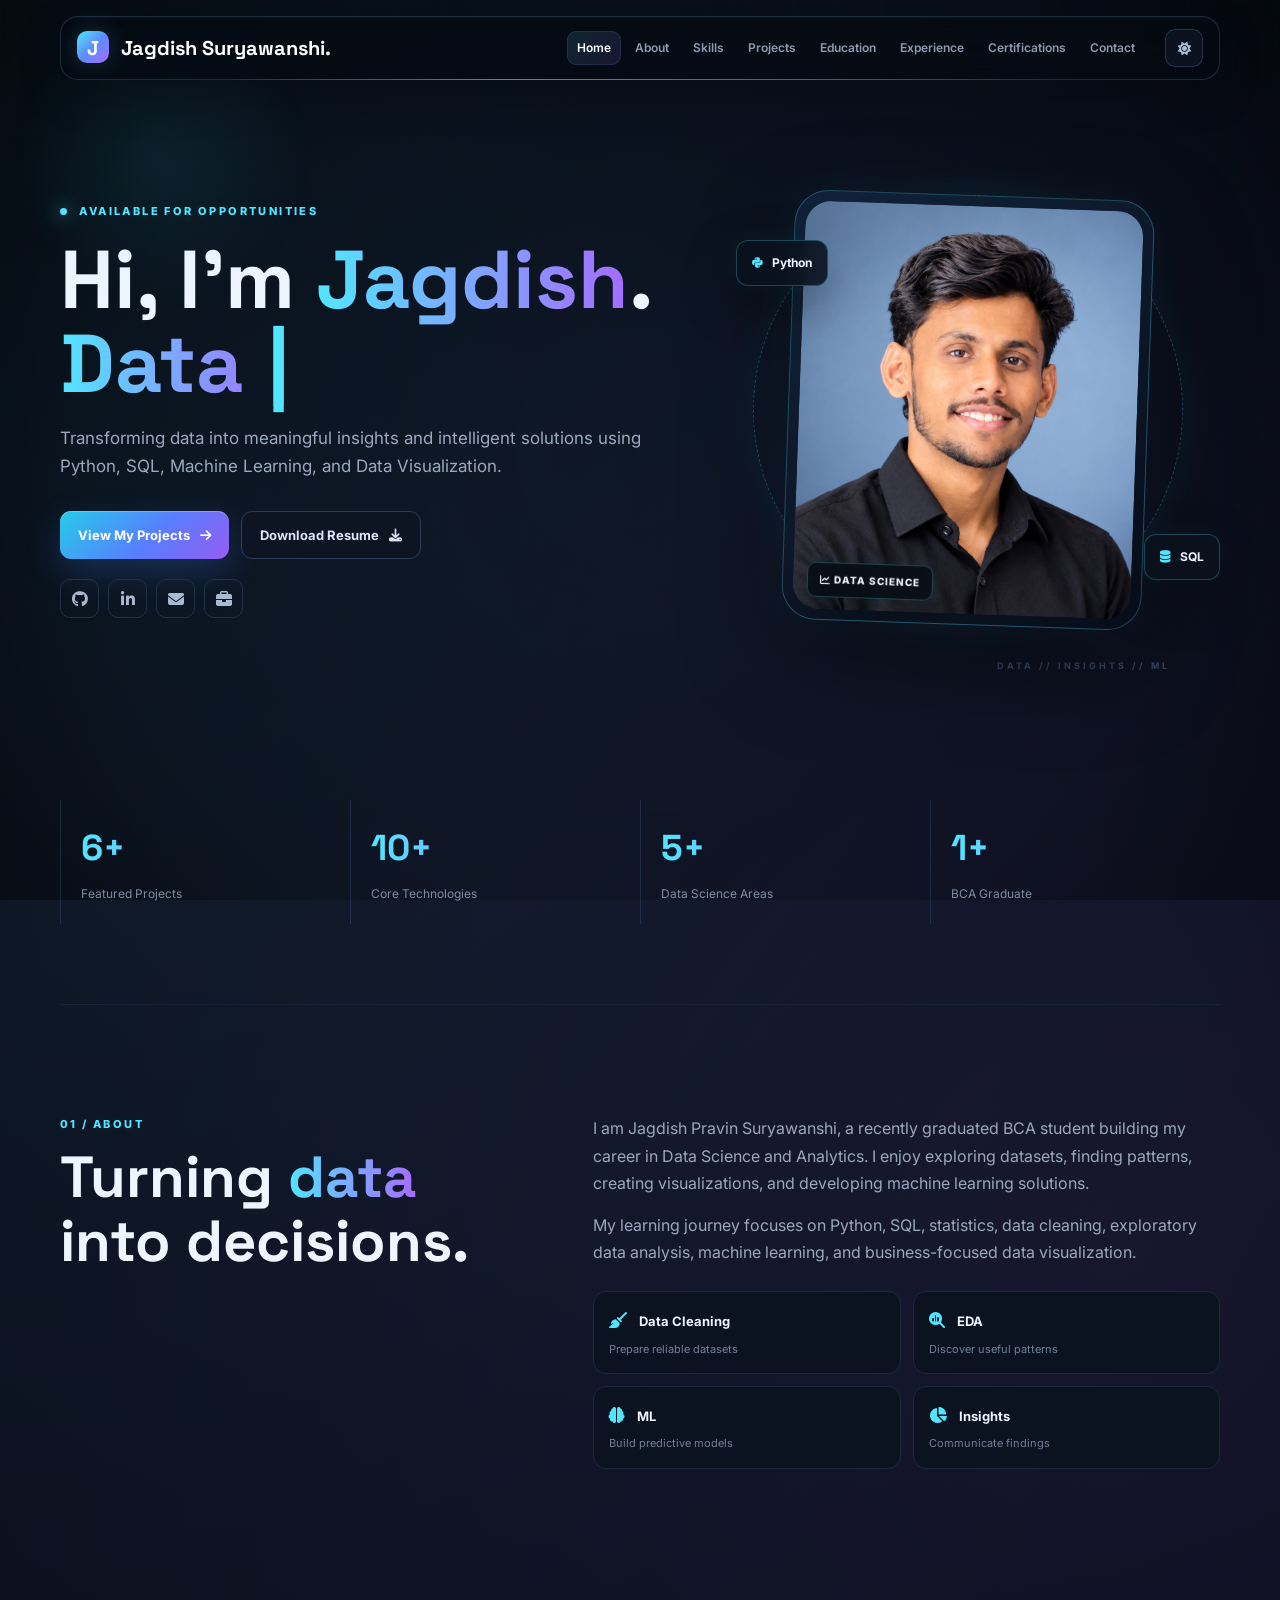
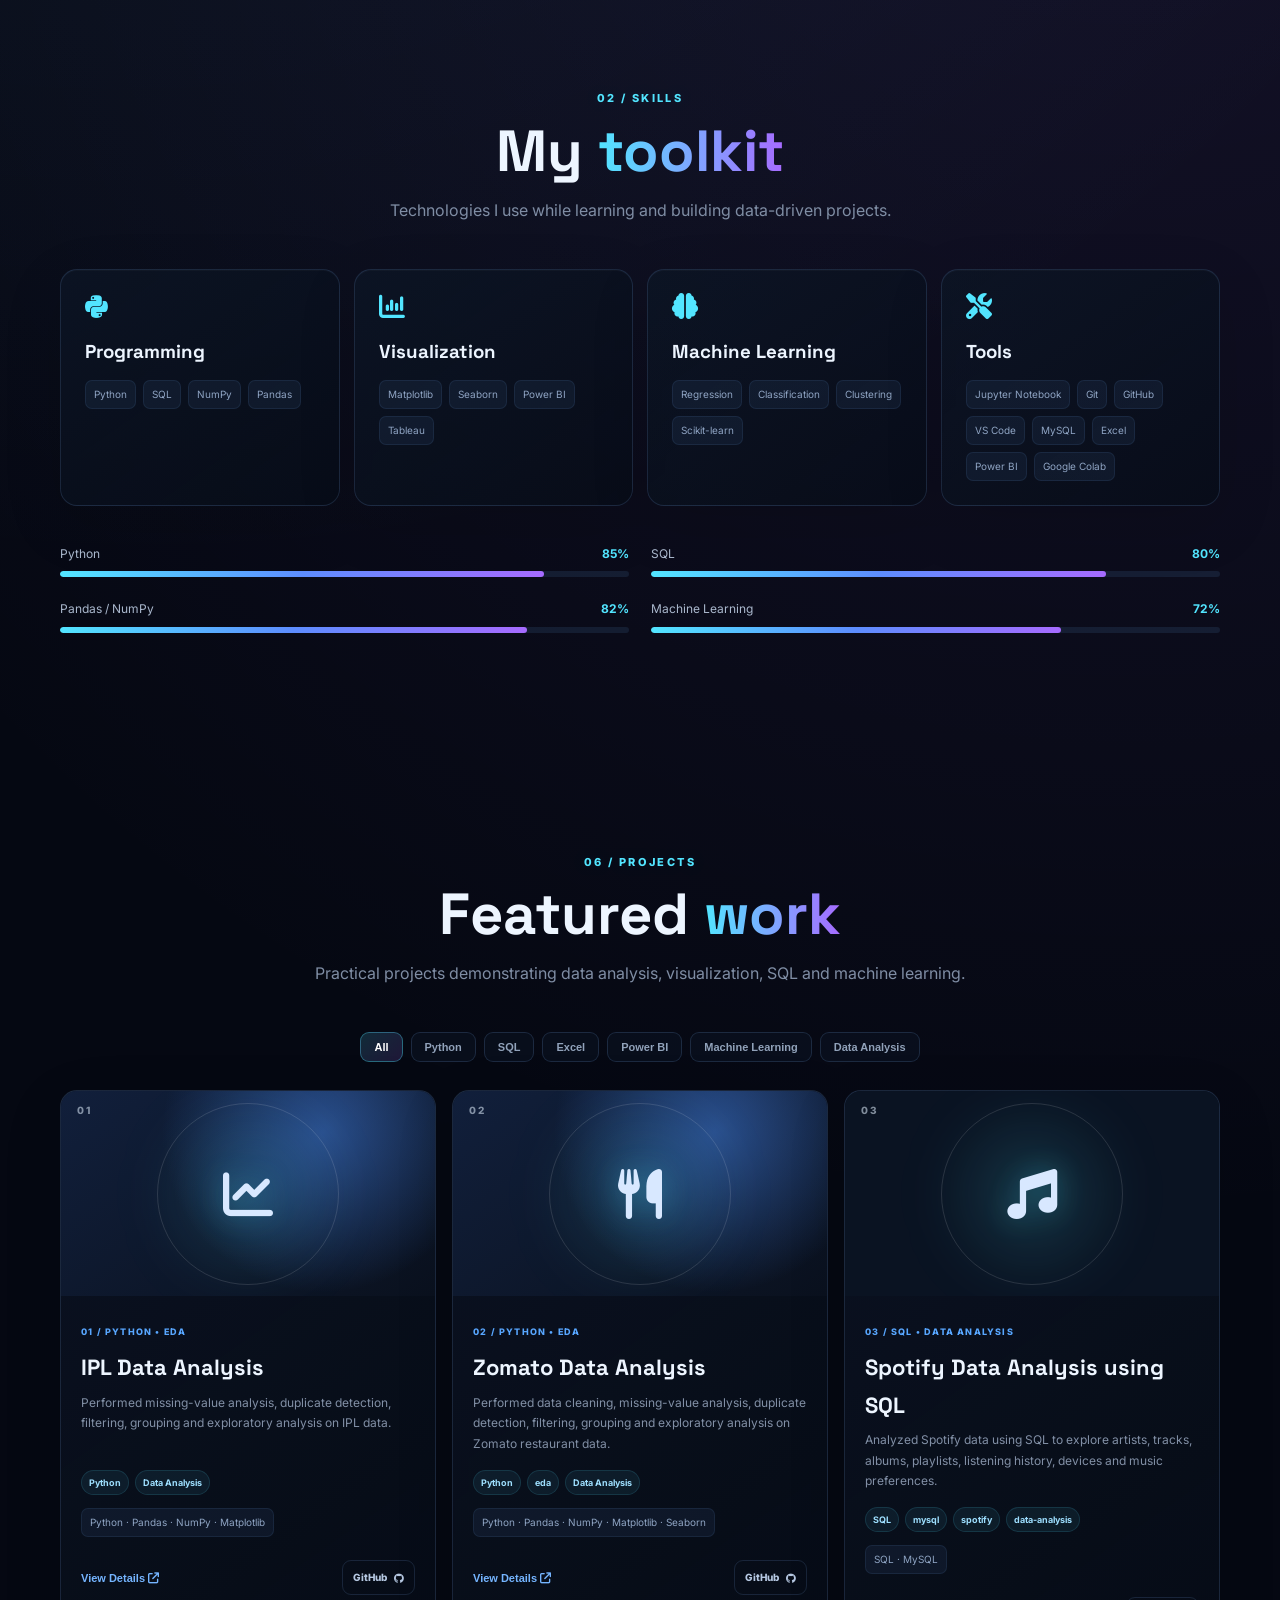
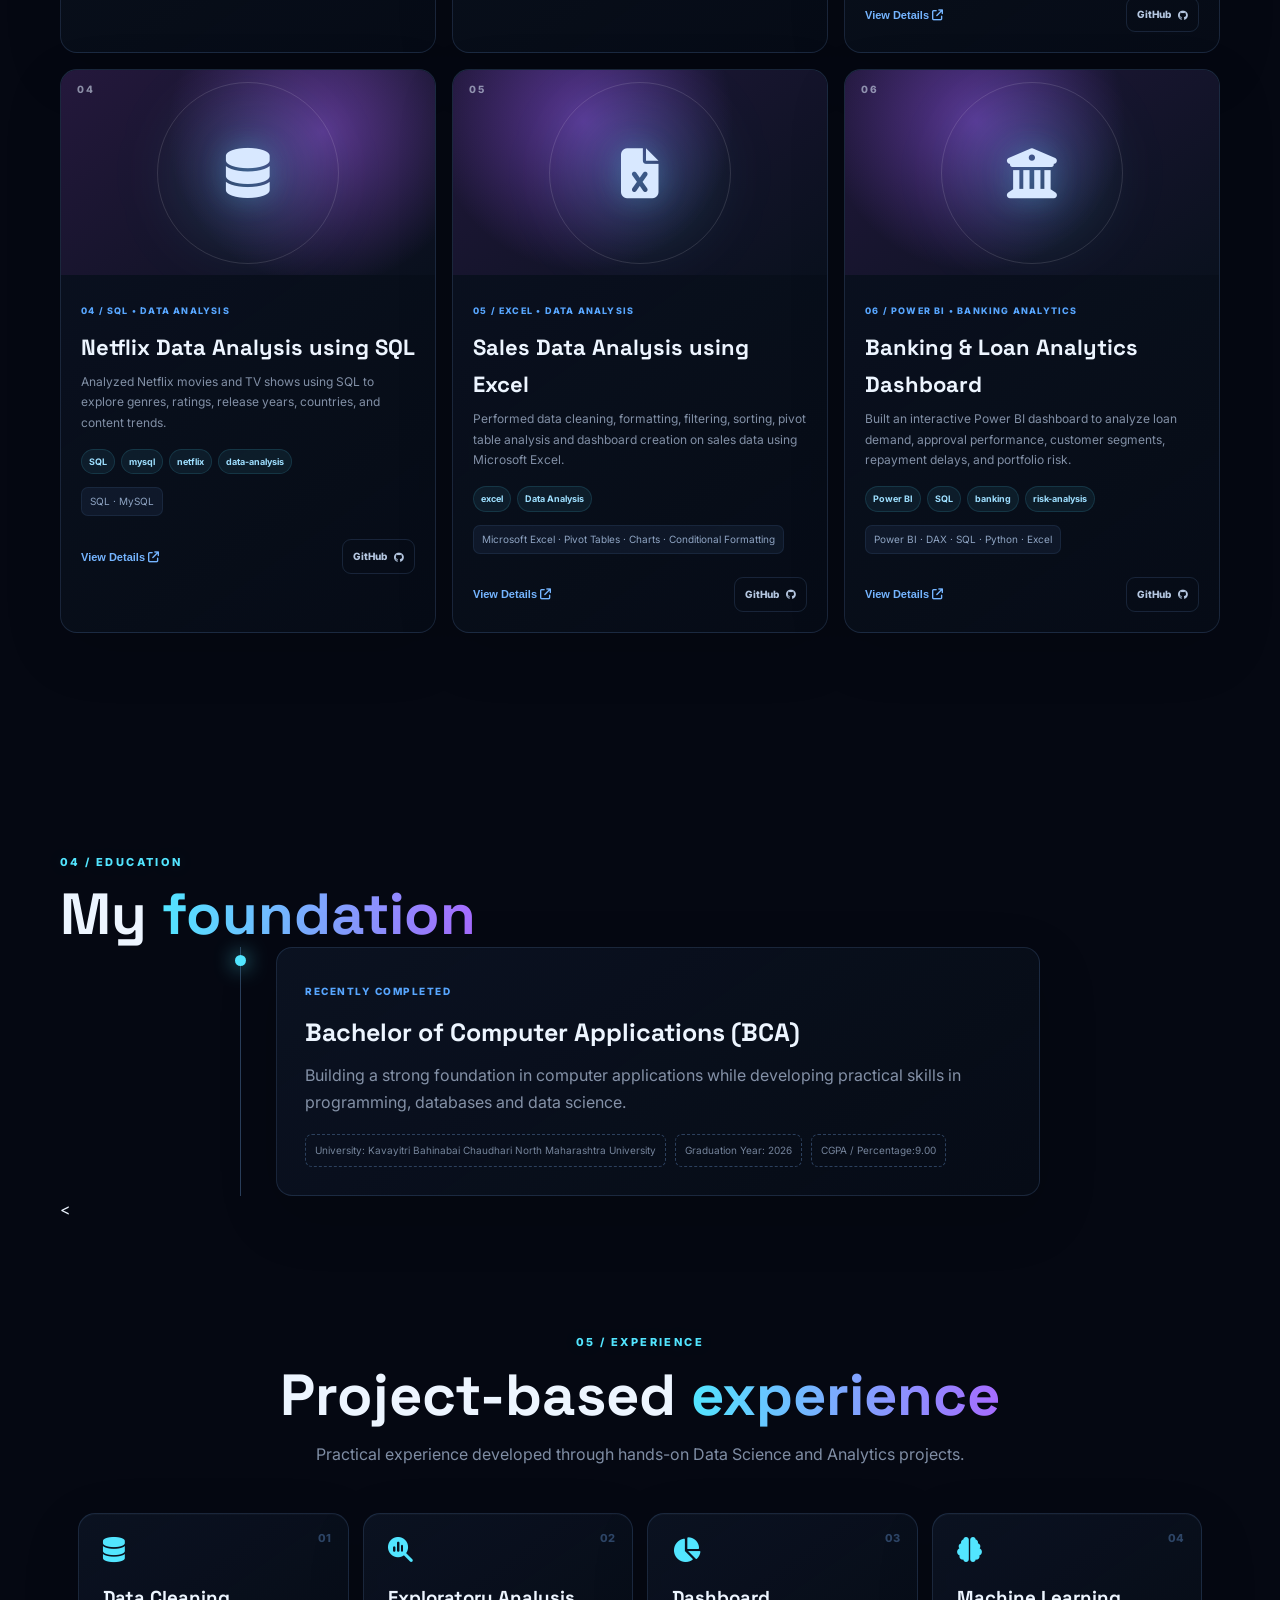
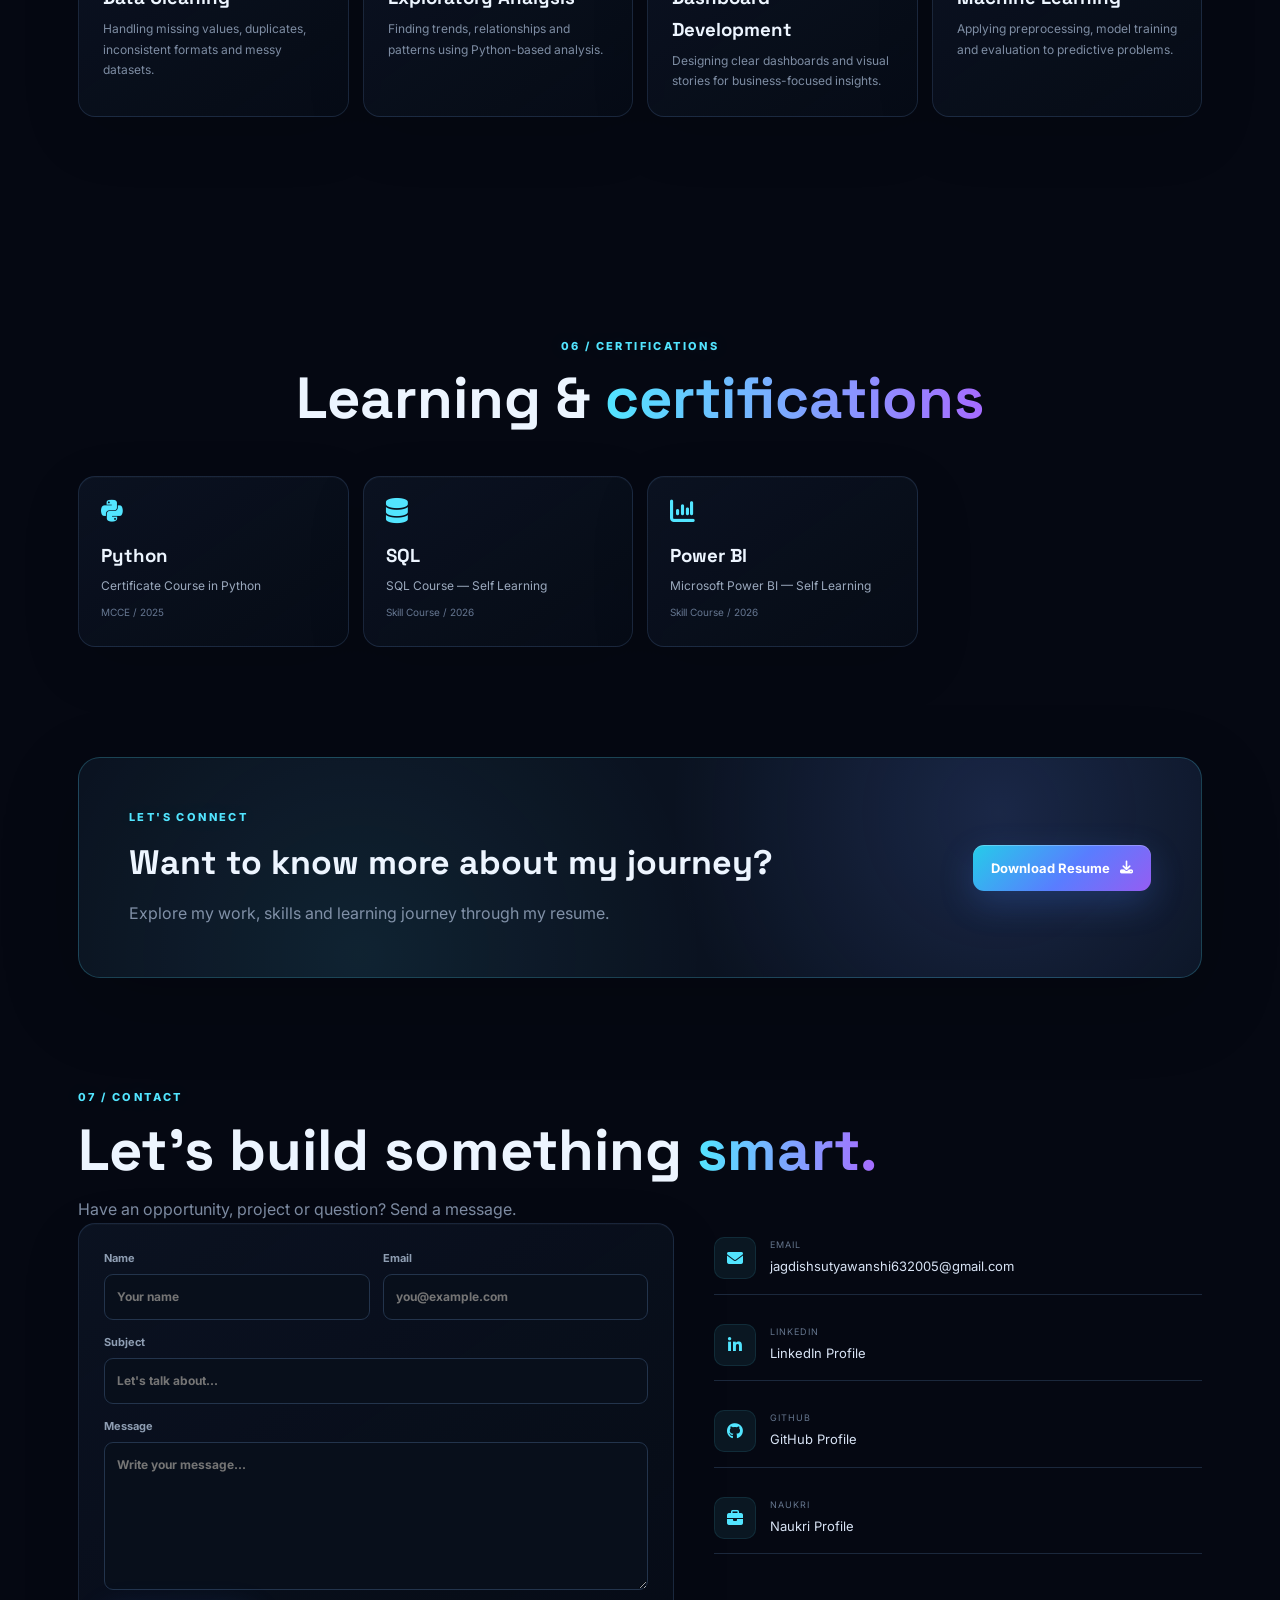
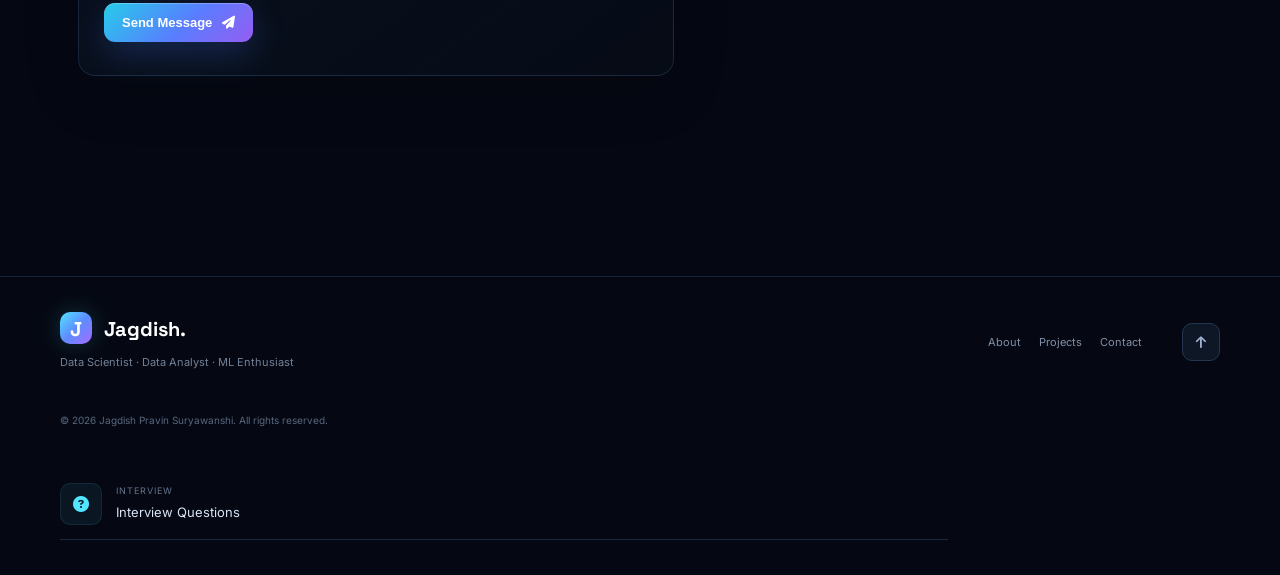
<file: index.html>
<!DOCTYPE html>
<html lang="en">
<head>
  <meta charset="UTF-8">
  <meta name="viewport" content="width=device-width, initial-scale=1.0">
  <meta name="description" content="Jagdish Pravin Suryawanshi - Data Scientist, Data Analyst and Machine Learning portfolio.">
  <meta name="keywords" content="Jagdish Pravin Suryawanshi, Data Scientist, Data Analyst, Python, SQL, Machine Learning, Power BI">
  <meta property="og:title" content="Jagdish Pravin Suryawanshi | Data Scientist Portfolio">
  <meta property="og:description" content="Modern Data Scientist portfolio featuring Python, SQL, Machine Learning and Data Visualization projects.">
  <title>Jagdish Pravin Suryawanshi | Data Scientist Portfolio</title>

  <link rel="preconnect" href="https://fonts.googleapis.com">
  <link rel="preconnect" href="https://fonts.gstatic.com" crossorigin>
  <link href="https://fonts.googleapis.com/css2?family=Inter:wght@400;500;600;700;800&family=Space+Grotesk:wght@500;600;700&display=swap" rel="stylesheet">
  <link rel="stylesheet" href="https://cdnjs.cloudflare.com/ajax/libs/font-awesome/6.5.2/css/all.min.css">
  <link rel="stylesheet" href="css/style.css">
</head>

<body>

  <div class="bg-grid"></div>

  <header class="navbar" id="navbar">
    <a href="#home" class="brand"><span>J</span> Jagdish Suryawanshi.</a>

    <button class="menu-btn" id="menuBtn" aria-label="Open menu">
      <i class="fa-solid fa-bars"></i>
    </button>

    <nav id="navMenu">
      <a href="#home" class="active">Home</a>
      <a href="#about">About</a>
      <a href="#skills">Skills</a>
      <a href="#projects">Projects</a>
      <a href="#education">Education</a>
      <a href="#experience">Experience</a>
      <a href="#certifications">Certifications</a>
      <a href="#contact">Contact</a>
    </nav>

    <button class="theme-btn" id="themeBtn" aria-label="Toggle theme">
      <i class="fa-solid fa-sun"></i>
    </button>
  </header>

  <main>

    <!-- HOME -->
    <section class="hero section" id="home">

      <div class="hero-copy reveal">
        <p class="eyebrow">
          <span></span> AVAILABLE FOR OPPORTUNITIES
        </p>

        <h1>
          Hi, I'm <span>Jagdish</span>.<br>
          <strong id="typingText">Data Scientist.</strong>
        </h1>

        <p class="hero-text">
          Transforming data into meaningful insights and intelligent solutions using Python, SQL, Machine Learning, and Data Visualization.
        </p>

        <div class="hero-actions">
          <a class="btn primary" href="#projects">
            View My Projects <i class="fa-solid fa-arrow-right"></i>
          </a>

          <a class="btn ghost" href="assets/Jagdish_Suryawanshi_Resume.pdf" download>
            Download Resume <i class="fa-solid fa-download"></i>
          </a>
        </div>

        <div class="socials">
          <a href="https://github.com/jagdish211" target="_blank" aria-label="GitHub">
            <i class="fa-brands fa-github"></i>
          </a>

          <a href="https://www.linkedin.com/in/jagdish-suryawanshi-9069403a0/" target="_blank" aria-label="LinkedIn">
            <i class="fa-brands fa-linkedin-in"></i>
          </a>

          <a href="mailto:your-email@example.com" aria-label="Email">
            <i class="fa-solid fa-envelope"></i>
          </a>

           <a href="YOUR_NAUKRI_PROFILE_LINK" target="_blank" aria-label="Naukri">
  <i class="fa-solid fa-briefcase"></i>
</a>
        </div>
      </div>

      <div class="hero-photo reveal">
        <div class="photo-orbit"></div>

        <div class="photo-card">
          <img src="assets/profile.jpg"
               alt="Jagdish Pravin Suryawanshi profile photo"
               onerror="this.style.display='none';this.nextElementSibling.style.display='flex'">

          <div class="photo-placeholder">
            <i class="fa-solid fa-user"></i>
            <span>Add your photo</span>
            <small>assets/profile.jpg</small>
          </div>

          <div class="photo-tag">
            <i class="fa-solid fa-chart-line"></i> DATA SCIENCE
          </div>
        </div>

        <div class="float-card fc-one">
          <i class="fa-brands fa-python"></i>
          <span>Python</span>
        </div>

        <div class="float-card fc-two">
          <i class="fa-solid fa-database"></i>
          <span>SQL</span>
        </div>
      </div>

    </section>


    <!-- STATS -->
    <section class="stats section">

      <div class="stat reveal">
        <strong id="projectCount" data-count="6">0</strong>
        <span>Featured Projects</span>
      </div>

      <div class="stat reveal">
        <strong data-count="10">0</strong>
        <span>Core Technologies</span>
      </div>

      <div class="stat reveal">
        <strong data-count="5">0</strong>
        <span>Data Science Areas</span>
      </div>

      <div class="stat reveal">
        <strong data-count="1">0</strong>
        <span>BCA Graduate</span>
      </div>

    </section>


    <!-- ABOUT -->
    <section class="section two-col" id="about">

      <div class="section-heading reveal">
        <p class="eyebrow">01 / ABOUT</p>
        <h2>Turning <span>data</span> into decisions.</h2>
      </div>

      <div class="about-copy reveal">

        <p>
          I am Jagdish Pravin Suryawanshi, a recently graduated BCA student building my career in Data Science and Analytics. I enjoy exploring datasets, finding patterns, creating visualizations, and developing machine learning solutions.
        </p>

        <p>
          My learning journey focuses on Python, SQL, statistics, data cleaning, exploratory data analysis, machine learning, and business-focused data visualization.
        </p>

        <div class="mini-grid">

          <div>
            <i class="fa-solid fa-broom"></i>
            <b>Data Cleaning</b>
            <span>Prepare reliable datasets</span>
          </div>

          <div>
            <i class="fa-solid fa-magnifying-glass-chart"></i>
            <b>EDA</b>
            <span>Discover useful patterns</span>
          </div>

          <div>
            <i class="fa-solid fa-brain"></i>
            <b>ML</b>
            <span>Build predictive models</span>
          </div>

          <div>
            <i class="fa-solid fa-chart-pie"></i>
            <b>Insights</b>
            <span>Communicate findings</span>
          </div>

        </div>
      </div>

    </section>


    <!-- SKILLS -->
    <section class="section" id="skills">

      <div class="section-heading centered reveal">
        <p class="eyebrow">02 / SKILLS</p>
        <h2>My <span>toolkit</span></h2>
        <p>Technologies I use while learning and building data-driven projects.</p>
      </div>

      <div class="skill-grid">

        <div class="skill-card reveal">
          <i class="fa-brands fa-python"></i>
          <h3>Programming</h3>
          <div class="chips">
            <span>Python</span>
            <span>SQL</span>
            <span>NumPy</span>
            <span>Pandas</span>
          </div>
        </div>

        <div class="skill-card reveal">
          <i class="fa-solid fa-chart-column"></i>
          <h3>Visualization</h3>
          <div class="chips">
            <span>Matplotlib</span>
            <span>Seaborn</span>
            <span>Power BI</span>
            <span>Tableau</span>
          </div>
        </div>

        <div class="skill-card reveal">
          <i class="fa-solid fa-brain"></i>
          <h3>Machine Learning</h3>
          <div class="chips">
            <span>Regression</span>
            <span>Classification</span>
            <span>Clustering</span>
            <span>Scikit-learn</span>
          </div>
        </div>

        <div class="skill-card reveal">
  <i class="fa-solid fa-screwdriver-wrench"></i>
  <h3>Tools</h3>
  <div class="chips">
    <span>Jupyter Notebook</span>
    <span>Git</span>
    <span>GitHub</span>
    <span>VS Code</span>
    <span>MySQL</span>
    <span>Excel</span>
    <span>Power BI</span>
    <span>Google Colab</span>
  </div>
</div>

      </div>

      <div class="bars">

        <div class="bar reveal">
          <div><span>Python</span><b>85%</b></div>
          <i><em style="width:85%"></em></i>
        </div>

        <div class="bar reveal">
          <div><span>SQL</span><b>80%</b></div>
          <i><em style="width:80%"></em></i>
        </div>

        <div class="bar reveal">
          <div><span>Pandas / NumPy</span><b>82%</b></div>
          <i><em style="width:82%"></em></i>
        </div>

        <div class="bar reveal">
          <div><span>Machine Learning</span><b>72%</b></div>
          <i><em style="width:72%"></em></i>
        </div>

      </div>

    </section>


    <!-- PROJECTS -->
    <section class="section" id="projects">

      <div class="section-heading centered reveal">
        <p class="eyebrow">06 / PROJECTS</p>
        <h2>Featured <span>work</span></h2>
        <p>Practical projects demonstrating data analysis, visualization, SQL and machine learning.</p>
      </div>

      <div class="filters reveal">

        <button class="filter active" data-filter="all">All</button>
        <button class="filter" data-filter="python">Python</button>
        <button class="filter" data-filter="sql">SQL</button>
        <button class="filter" data-filter="ex">Excel</button>
        <button class="filter" data-filter="powerbi">Power BI</button>
        <button class="filter" data-filter="ml">Machine Learning</button>
        <button class="filter" data-filter="analysis">Data Analysis</button>

      </div>


      <div class="project-grid" id="projectGrid"></div>

 
      </div>

    </section>
  

    <!-- EDUCATION -->
    <section class="section timeline-section" id="education">

      <div class="section-heading reveal">
        <p class="eyebrow">04 / EDUCATION</p>
        <h2>My <span>foundation</span></h2>
      </div>

      <div class="timeline reveal">
        <div class="timeline-dot"></div>

        <div class="timeline-content">
          <span class="date">RECENTLY COMPLETED</span>

          <h3>Bachelor of Computer Applications (BCA)</h3>

          <p>
            Building a strong foundation in computer applications while developing practical skills in programming, databases and data science.
          </p>

          <div class="placeholder-row">
            <span>University: Kavayitri Bahinabai Chaudhari North Maharashtra University</span>
            <span>Graduation Year: 2026</span>
            <span>CGPA / Percentage:9.00</span>
          </div>

        </div>
      </div>


      <<!--div class="timeline reveal">
        <div class="timeline-dot"></div>

        <div class="timeline-content">
          <span class="date">CURRENTLY PURSUING</span>

          <h3>Master Of Computer Applications (MCA)</h3>

          <p></p>

          <div class="placeholder-row">
            <span>University: Kavayitri Bahinabai Chaudhari North Maharashtra University</span>
          </div>

        </div>
      </div>

    </section>


    <!-- EXPERIENCE -->
    <section class="section" id="experience">

      <div class="section-heading centered reveal">
        <p class="eyebrow">05 / EXPERIENCE</p>
        <h2>Project-based <span>experience</span></h2>
        <p>Practical experience developed through hands-on Data Science and Analytics projects.</p>
      </div>

      <div class="experience-grid">

        <div class="exp-card reveal">
          <span>01</span>
          <i class="fa-solid fa-database"></i>
          <h3>Data Cleaning</h3>
          <p>Handling missing values, duplicates, inconsistent formats and messy datasets.</p>
        </div>

        <div class="exp-card reveal">
          <span>02</span>
          <i class="fa-solid fa-magnifying-glass-chart"></i>
          <h3>Exploratory Analysis</h3>
          <p>Finding trends, relationships and patterns using Python-based analysis.</p>
        </div>

        <div class="exp-card reveal">
          <span>03</span>
          <i class="fa-solid fa-chart-pie"></i>
          <h3>Dashboard Development</h3>
          <p>Designing clear dashboards and visual stories for business-focused insights.</p>
        </div>

        <div class="exp-card reveal">
          <span>04</span>
          <i class="fa-solid fa-brain"></i>
          <h3>Machine Learning</h3>
          <p>Applying preprocessing, model training and evaluation to predictive problems.</p>
        </div>

      </div>

    </section>


  <!-- CERTIFICATIONS -->
    <section class="section" id="certifications">

      <div class="section-heading centered reveal">
        <p class="eyebrow">06 / CERTIFICATIONS</p>
        <h2>Learning & <span>certifications</span></h2>
      </div>

      <div class="cert-grid">

       <div class="cert-card reveal">
  <i class="fa-brands fa-python"></i>
  <h3>Python</h3>
  <p>Certificate Course in Python</p>
  <span>MCCE / 2025</span>
</div>

        <div class="cert-card reveal">
  <i class="fas fa-database"></i>
  <h3>SQL</h3>
  <p>SQL Course — Self Learning</p>
  <span>Skill Course / 2026</span>
</div>

        <div class="cert-card reveal">
  <i class="fas fa-chart-column"></i>
  <h3>Power BI</h3>
  <p>Microsoft Power BI — Self Learning</p>
  <span>Skill Course / 2026</span>
</div>

     

      </div>

    </section>


    <!-- RESUME -->
    <section class="resume-cta section reveal">

      <div>
        <p class="eyebrow">LET'S CONNECT</p>
        <h2>Want to know more about my journey?</h2>
        <p>Explore my work, skills and learning journey through my resume.</p>
      </div>

      <a class="btn primary" href="assets/Jagdish_Suryawanshi_Resume.pdf" download>
        Download Resume
        <i class="fa-solid fa-download"></i>
      </a>

    </section>


    <!-- CONTACT -->
    <section class="section contact" id="contact">

      <div class="section-heading reveal">
        <p class="eyebrow">07 / CONTACT</p>
        <h2>Let's build something <span>smart.</span></h2>
        <p>Have an opportunity, project or question? Send a message.</p>
      </div>

      <div class="contact-grid">

        <form id="contactForm"
              class="contact-form reveal"
              method="POST"
              action="https://script.google.com/macros/s/AKfycbzsMy5kRWWDOGG97D3vAkmblb6UXOHDPICiohUQjz3baVWyhh2Gi-yiLeORpcwcvwdTBA/exec"
              target="contactSubmitFrame">

          <div class="input-row">

            <label>
              Name
              <input required
                     type="text"
                     name="name"
                     placeholder="Your name"
                     autocomplete="name">
            </label>

            <label>
              Email
              <input required
                     type="email"
                     name="email"
                     placeholder="you@example.com"
                     autocomplete="email">
            </label>

          </div>

          <label>
            Subject
            <input required
                   type="text"
                   name="subject"
                   placeholder="Let's talk about...">
          </label>

          <label>
            Message
            <textarea required
                      rows="6"
                      name="message"
                      placeholder="Write your message..."></textarea>
          </label>

          <button class="btn primary" type="submit">
            Send Message
            <i class="fa-solid fa-paper-plane"></i>
          </button>

          <p id="formMsg" class="form-msg"></p>

        </form>


        <iframe name="contactSubmitFrame"
                id="contactSubmitFrame"
                title="Hidden form submission"
                style="display:none;">
        </iframe>


        <div class="contact-info reveal">

          <div class="contact-item">
            <i class="fa-solid fa-envelope"></i>
            <div>
              <small>EMAIL</small>
              <a href="mailto:jagdishsutyawanshi632005@gmail.com">
                jagdishsutyawanshi632005@gmail.com
              </a>
            </div>
          </div>

          <div class="contact-item">
            <i class="fa-brands fa-linkedin-in"></i>
            <div>
              <small>LINKEDIN</small>
              <a href="https://www.linkedin.com/in/jagdish-suryawanshi-9069403a0/"
                 target="_blank">
                LinkedIn Profile
              </a>
            </div>
          </div>

          <div class="contact-item">
            <i class="fa-brands fa-github"></i>
            <div>
              <small>GITHUB</small>
              <a href="https://github.com/jagdish211" target="_blank">
                GitHub Profile
              </a>
            </div>
          </div>

          <div class="contact-item">
               <i class="fa-solid fa-briefcase"></i>
               <div>
                   <small>NAUKRI</small>
                   <a href="YOUR_NAUKRI_PROFILE_LINK" target="_blank">
                    Naukri Profile
                   </a>
                 </div>
                </div>

                

        </div>
        

      </div>

    </section>

  </main>


  <!-- FOOTER -->
  <footer>

    <div>
      <a class="brand" href="#home">
        <span>J</span> Jagdish.
      </a>

      <p>Data Scientist · Data Analyst · ML Enthusiast</p>
    </div>

    <div class="footer-links">
      <a href="#about">About</a>
      <a href="#projects">Projects</a>
      <a href="#contact">Contact</a>
    </div>

    <button id="topBtn" aria-label="Back to top">
      <i class="fa-solid fa-arrow-up"></i>
    </button>

    <small>
      © <span id="year"></span> Jagdish Pravin Suryawanshi. All rights reserved.
    </small>
<div class="contact-item">
    <i class="fa-solid fa-circle-question"></i>
    <div>
        <small>INTERVIEW</small>
        <a href="https://github.com/jagdish211/-Interview-Questions" target="_blank" rel="noopener noreferrer">
            Interview Questions
        </a>
    </div>
</div>
  </footer>


  <!-- PROJECT MODAL -->
  <div class="modal" id="projectModal" aria-hidden="true">
    <div class="modal-box">
      <button class="modal-close" id="modalClose" aria-label="Close project details">
        <i class="fa-solid fa-xmark"></i>
      </button>

      <span class="eyebrow" id="modalTag"></span>
      <h2 id="modalTitle"></h2>
      <p id="modalDescription"></p>

      <div class="modal-meta">
        <div><b>Dataset</b><span id="modalDataset"></span></div>
        <div><b>Tools</b><span id="modalTools"></span></div>
        <div><b>Methodology</b><span id="modalMethod"></span></div>
        <div><b>Key Insight</b><span id="modalInsight"></span></div>
      </div>

      <a class="btn primary github-modal-btn" id="modalGitHub" href="#" target="_blank" rel="noopener noreferrer">
        View on GitHub <i class="fa-brands fa-github"></i>
      </a>
    </div>
  </div>

  <script src="js/script.js"></script>

</body>
</html>
</file>
<file: css/style.css>
*{box-sizing:border-box;margin:0;padding:0}html{scroll-behavior:smooth}body{font-family:Inter,sans-serif;background:#070b13;color:#eaf0ff;line-height:1.7;overflow-x:hidden}.bg-grid{position:fixed;inset:0;pointer-events:none;opacity:.16;background-image:linear-gradient(rgba(90,150,255,.08) 1px,transparent 1px),linear-gradient(90deg,rgba(90,150,255,.08) 1px,transparent 1px);background-size:50px 50px;mask-image:linear-gradient(to bottom,#000,transparent 85%)}body.light{background:#f4f7fb;color:#101827}body.light .navbar,body.light .skill-card,body.light .project-card,body.light .exp-card,body.light .cert-card,body.light .contact-form,body.light .github-box,body.light .timeline-content{background:rgba(255,255,255,.8);border-color:#dce4f1}body.light .hero-text,body.light .section-heading p,body.light .about-copy p,body.light .project-body p,body.light .exp-card p,body.light .cert-card p,body.light .timeline-content p,body.light .contact-info,body.light footer p{color:#586579}body.light .chips span{background:#eef3fb;color:#31405a}.navbar{position:fixed;z-index:20;top:16px;left:50%;transform:translateX(-50%);width:min(1160px,calc(100% - 28px));padding:12px 16px;border:1px solid #1d2a40;background:rgba(7,11,19,.78);backdrop-filter:blur(18px);border-radius:18px;display:flex;align-items:center;gap:20px;transition:.3s}.brand{font-family:"Space Grotesk";font-weight:700;font-size:20px;color:#fff;text-decoration:none;white-space:nowrap}.brand span{display:inline-grid;place-items:center;width:32px;height:32px;border-radius:10px;background:linear-gradient(135deg,#4da3ff,#8d5cff);margin-right:7px}.navbar nav{display:flex;gap:4px;margin-left:auto}.navbar nav a{padding:7px 10px;color:#8e9bb2;text-decoration:none;font-size:12px;font-weight:600;border-radius:9px}.navbar nav a:hover,.navbar nav a.active{color:#fff;background:#16243a}.theme-btn,.menu-btn{border:1px solid #25344d;background:#0e1625;color:#a9bbd5;width:38px;height:38px;border-radius:10px;cursor:pointer}.menu-btn{display:none}.section{width:min(1160px,calc(100% - 36px));margin:auto;padding:110px 0}.hero{min-height:780px;display:grid;grid-template-columns:1.1fr .9fr;align-items:center;gap:40px;padding-top:150px}.eyebrow{font-size:11px;letter-spacing:2.4px;font-weight:800;color:#6eafff}.eyebrow span{display:inline-block;width:7px;height:7px;border-radius:50%;background:#58a6ff;box-shadow:0 0 16px #58a6ff;margin-right:8px}.hero h1{font-family:"Space Grotesk";font-size:clamp(48px,7vw,82px);line-height:1.02;margin:18px 0}.hero h1 span,.hero h1 strong,h2 span{background:linear-gradient(90deg,#58a6ff,#a66cff);-webkit-background-clip:text;background-clip:text;color:transparent}.hero h1 strong{display:inline-block}.hero-text{max-width:650px;color:#9aa9bf;font-size:17px}.hero-actions{display:flex;gap:12px;margin:30px 0 20px;flex-wrap:wrap}.btn{display:inline-flex;align-items:center;gap:10px;padding:12px 18px;border-radius:11px;text-decoration:none;font-weight:700;font-size:13px;border:1px solid #2b3d59;cursor:pointer}.btn.primary{background:linear-gradient(135deg,#398cff,#7759ff);color:white;border:0;box-shadow:0 10px 30px rgba(67,121,255,.22)}.btn.ghost{color:#dbe6fa;background:#0d1523}.btn:hover{transform:translateY(-2px)}.socials{display:flex;gap:9px}.socials a{width:39px;height:39px;display:grid;place-items:center;border:1px solid #22314a;border-radius:10px;color:#a9b9d1;text-decoration:none}.socials a:hover{color:#fff;border-color:#58a6ff}.hero-photo{position:relative;height:520px;display:grid;place-items:center}.photo-card{width:360px;height:430px;border:1px solid #2b4162;border-radius:34px;padding:10px;background:linear-gradient(145deg,rgba(22,37,60,.9),rgba(10,16,28,.9));box-shadow:0 35px 100px rgba(0,0,0,.35);transform:rotate(2deg);position:relative;z-index:2;overflow:hidden}.photo-card img{width:100%;height:100%;object-fit:cover;border-radius:26px}.photo-placeholder{display:none;width:100%;height:100%;border-radius:26px;background:radial-gradient(circle at 50% 25%,#203e66,#101827 60%);align-items:center;justify-content:center;flex-direction:column;color:#7f9bc2}.photo-placeholder i{font-size:70px;margin-bottom:12px}.photo-placeholder span{font-weight:800}.photo-placeholder small{color:#647793}.photo-tag{position:absolute;bottom:22px;left:24px;padding:8px 12px;background:rgba(6,11,20,.82);backdrop-filter:blur(10px);border:1px solid #2a4160;border-radius:9px;font-size:10px;font-weight:800;letter-spacing:1px}.photo-orbit{position:absolute;width:430px;height:430px;border:1px dashed #284668;border-radius:50%;animation:spin 20s linear infinite}.float-card{position:absolute;z-index:4;padding:12px 15px;border:1px solid #2c4667;background:rgba(10,18,31,.9);backdrop-filter:blur(10px);border-radius:12px;display:flex;gap:9px;align-items:center;font-weight:700;font-size:12px;box-shadow:0 15px 40px #0004}.float-card i{color:#58a6ff}.fc-one{top:90px;left:20px}.fc-two{right:0;bottom:90px}.stats{display:grid;grid-template-columns:repeat(4,1fr);padding-top:20px;padding-bottom:80px;border-bottom:1px solid #172238}.stat{padding:18px 20px;border-left:1px solid #24344e}.stat strong{font-family:"Space Grotesk";font-size:36px;display:block}.stat span{font-size:12px;color:#7e8ca2}.two-col{display:grid;grid-template-columns:.85fr 1.15fr;gap:70px}.section-heading h2{font-family:"Space Grotesk";font-size:clamp(35px,5vw,58px);line-height:1.1;margin-top:12px}.section-heading p:not(.eyebrow){color:#7f8da4;margin-top:13px}.centered{text-align:center;max-width:720px;margin:0 auto 45px}.about-copy p{color:#9aa8bd;margin-bottom:15px}.mini-grid{display:grid;grid-template-columns:1fr 1fr;gap:12px;margin-top:25px}.mini-grid div{border:1px solid #1c2a40;background:#0b1220;padding:15px;border-radius:13px}.mini-grid i{color:#58a6ff;margin-right:8px}.mini-grid b{font-size:13px}.mini-grid span{display:block;font-size:11px;color:#718199;margin-top:5px}.skill-grid{display:grid;grid-template-columns:repeat(4,1fr);gap:14px}.skill-card,.project-card,.exp-card,.cert-card{border:1px solid #1b2a41;background:rgba(10,17,29,.78);border-radius:17px}.skill-card{padding:24px}.skill-card>i{font-size:26px;color:#58a6ff}.skill-card h3{font-family:"Space Grotesk";margin:12px 0}.chips{display:flex;flex-wrap:wrap;gap:7px}.chips span,.tech{font-size:10px;padding:5px 8px;border-radius:7px;background:#121e31;color:#8fa4c3}.bars{display:grid;grid-template-columns:1fr 1fr;gap:22px;margin-top:38px}.bar div{display:flex;justify-content:space-between;font-size:12px;color:#aab8cd;margin-bottom:7px}.bar b{color:#58a6ff}.bar i{height:6px;display:block;background:#152238;border-radius:99px;overflow:hidden}.bar em{display:block;height:100%;background:linear-gradient(90deg,#4a9cff,#9562ff);border-radius:99px}.filters{display:flex;justify-content:center;gap:8px;flex-wrap:wrap;margin-bottom:28px}.filter{border:1px solid #23334b;background:#0c1422;color:#91a2ba;border-radius:9px;padding:8px 13px;cursor:pointer;font-size:11px;font-weight:700}.filter.active,.filter:hover{background:#243b61;color:white}.project-grid{display:grid;grid-template-columns:repeat(3,1fr);gap:16px}.project-card{overflow:hidden;transition:.3s}.project-card:hover{transform:translateY(-6px);border-color:#34577f}.project-visual{height:180px;display:grid;place-items:center;font-size:50px;color:#d8e8ff;position:relative;overflow:hidden}.project-visual:after{content:"";position:absolute;width:180px;height:180px;border-radius:50%;border:1px solid #ffffff20}.pv1{background:radial-gradient(circle at 30% 20%,#214b7e,#111a2b)}.pv2{background:radial-gradient(circle at 70% 20%,#315d56,#111b25)}.pv3{background:radial-gradient(circle at 30% 20%,#5b3d75,#111726)}.pv4{background:radial-gradient(circle at 70% 30%,#68422c,#141a24)}.pv5{background:radial-gradient(circle at 30% 30%,#304f7d,#111827)}.pv6{background:radial-gradient(circle at 70% 30%,#51436d,#121825)}.project-body{padding:20px}.project-body small{font-size:9px;color:#58a6ff;letter-spacing:1.2px;font-weight:800}.project-body h3{font-family:"Space Grotesk";font-size:21px;margin:6px 0}.project-body p{color:#8290a6;font-size:12px;min-height:60px}.tech{display:inline-block;margin:13px 0}.details-btn{display:block;border:0;background:none;color:#75b5ff;font-weight:800;font-size:11px;cursor:pointer}.timeline{position:relative;border-left:1px solid #2a3e5b;margin:0 auto;max-width:800px;padding-left:35px}.timeline-dot{position:absolute;left:-6px;top:8px;width:11px;height:11px;background:#58a6ff;border-radius:50%;box-shadow:0 0 18px #58a6ff}.timeline-content{padding:28px;border:1px solid #1d2c42;background:#0b1320;border-radius:16px}.date{font-size:10px;color:#58a6ff;font-weight:800;letter-spacing:1.5px}.timeline-content h3{font-family:"Space Grotesk";font-size:25px;margin:8px 0}.timeline-content p{color:#8491a7}.placeholder-row{display:flex;gap:9px;flex-wrap:wrap;margin-top:18px}.placeholder-row span{font-size:10px;padding:7px 9px;border:1px dashed #2c405d;color:#75849b;border-radius:7px}.experience-grid,.cert-grid{display:grid;grid-template-columns:repeat(4,1fr);gap:14px}.exp-card{padding:24px;position:relative}.exp-card>span{position:absolute;right:17px;top:15px;color:#2d4566;font-size:11px;font-weight:800}.exp-card i{font-size:25px;color:#58a6ff}.exp-card h3{font-family:"Space Grotesk";margin:15px 0 5px}.exp-card p{color:#7e8da3;font-size:12px}.cert-card{padding:22px}.cert-card i{font-size:25px;color:#58a6ff}.cert-card h3{font-family:"Space Grotesk";margin:12px 0 4px}.cert-card p{font-size:12px;color:#9ba9bd}.cert-card span{font-size:10px;color:#667791}.resume-cta{border:1px solid #29405e;background:radial-gradient(circle at 80% 30%,#172c4b,#0b1220 60%);border-radius:22px;padding:50px;display:flex;align-items:center;justify-content:space-between;gap:30px}.resume-cta h2{font-family:"Space Grotesk";font-size:34px;margin:8px 0}.resume-cta p:not(.eyebrow){color:#8090a7}.contact{padding-bottom:90px}.contact-grid{display:grid;grid-template-columns:1.1fr .9fr;gap:40px}.contact-form{border:1px solid #1c2b41;background:#0b1320;border-radius:17px;padding:25px}.contact-form label{display:block;font-size:11px;font-weight:700;color:#8f9eb3;margin-bottom:13px}.contact-form input,.contact-form textarea{display:block;width:100%;margin-top:6px;border:1px solid #23344c;background:#080f1b;color:white;border-radius:9px;padding:12px;font:inherit;font-size:12px;outline:none}.contact-form input:focus,.contact-form textarea:focus{border-color:#4e91e8}.input-row{display:grid;grid-template-columns:1fr 1fr;gap:13px}.form-msg{font-size:11px;color:#58a6ff;margin-top:8px}.contact-info{display:flex;flex-direction:column;gap:15px}.contact-item{display:flex;gap:14px;align-items:center;padding:14px 0;border-bottom:1px solid #1b283c}.contact-item>i{width:42px;height:42px;display:grid;place-items:center;background:#101c2e;border-radius:10px;color:#58a6ff}.contact-item small{display:block;font-size:9px;letter-spacing:1px;color:#65758d}.contact-item a{color:#d8e3f4;text-decoration:none;font-size:13px}.github-box{border:1px solid #233650;background:#0b1524;border-radius:15px;padding:22px}.github-head{display:flex;align-items:center;gap:10px}.github-head i{font-size:26px}.github-box p{font-size:12px;color:#7f8ea5;margin:10px 0}.github-box a{color:#67adff;text-decoration:none;font-size:11px;font-weight:800}footer{border-top:1px solid #18263b;padding:35px max(18px,calc((100% - 1160px)/2));display:grid;grid-template-columns:1fr auto auto;gap:40px;align-items:center}footer p{color:#738198;font-size:11px;margin-top:7px}.footer-links{display:flex;gap:18px}.footer-links a{font-size:11px;color:#8190a7;text-decoration:none}footer>small{grid-column:1/-1;color:#58677f;font-size:10px}#topBtn{border:1px solid #253750;background:#0e1725;color:#9cb0cd;width:38px;height:38px;border-radius:10px;cursor:pointer}.modal{position:fixed;inset:0;z-index:50;background:#02060cb8;backdrop-filter:blur(8px);display:none;place-items:center;padding:20px}.modal.open{display:grid}.modal-box{position:relative;width:min(700px,100%);background:#0c1524;border:1px solid #29415f;border-radius:20px;padding:35px;box-shadow:0 40px 100px #0008}.modal-box h2{font-family:"Space Grotesk";font-size:34px;margin:10px 0}.modal-box>p{color:#8c9ab0}.modal-close{position:absolute;right:18px;top:18px;border:1px solid #263951;background:#101b2c;color:#9db0c9;width:35px;height:35px;border-radius:9px;cursor:pointer}.modal-meta{display:grid;grid-template-columns:1fr 1fr;gap:12px;margin:22px 0}.modal-meta div{border:1px solid #1e3048;padding:14px;border-radius:10px}.modal-meta b,.modal-meta span{display:block}.modal-meta b{font-size:10px;color:#58a6ff;text-transform:uppercase}.modal-meta span{font-size:11px;color:#8997ac;margin-top:5px}.reveal{opacity:0;transform:translateY(20px);transition:opacity .7s ease,transform .7s ease}.reveal.visible{opacity:1;transform:none}@keyframes spin{to{transform:rotate(360deg)}}@media(max-width:980px){.navbar nav{display:none}.navbar nav.open{position:absolute;top:62px;left:0;right:0;display:flex;flex-direction:column;background:#0b1320;border:1px solid #22334b;border-radius:14px;padding:10px}.menu-btn{display:block;margin-left:auto}.hero{grid-template-columns:1fr}.hero-photo{order:-1;height:440px}.skill-grid,.experience-grid,.cert-grid{grid-template-columns:1fr 1fr}.project-grid{grid-template-columns:1fr 1fr}.two-col,.contact-grid{grid-template-columns:1fr;gap:35px}.stats{grid-template-columns:1fr 1fr}.resume-cta{flex-direction:column;align-items:flex-start}}@media(max-width:600px){.section{padding:80px 0}.hero{padding-top:125px}.hero-photo{height:370px}.photo-card{width:275px;height:330px}.photo-orbit{width:330px;height:330px}.fc-one{left:0;top:50px}.fc-two{right:0;bottom:45px}.hero h1{font-size:48px}.skill-grid,.project-grid,.experience-grid,.cert-grid,.bars{grid-template-columns:1fr}.stats{grid-template-columns:1fr 1fr}.stat strong{font-size:28px}.resume-cta{padding:30px}.resume-cta h2{font-size:27px}.input-row,.modal-meta{grid-template-columns:1fr}footer{grid-template-columns:1fr}.footer-links{order:3}.footer-links{flex-wrap:wrap}}
/* =========================================================
   PREMIUM FUTURISTIC POLISH
   ========================================================= */
:root{
  --bg:#050812;
  --panel:rgba(10,17,31,.72);
  --panel-strong:#0b1424;
  --line:rgba(112,150,205,.20);
  --text:#edf5ff;
  --muted:#8c9bb2;
  --cyan:#52e5ff;
  --blue:#5d8dff;
  --purple:#a66bff;
  --glow:rgba(82,229,255,.18);
}

body{
  background:
    radial-gradient(circle at 12% 8%,rgba(82,229,255,.08),transparent 25%),
    radial-gradient(circle at 88% 18%,rgba(166,107,255,.10),transparent 27%),
    var(--bg);
  color:var(--text);
}

body::before{
  content:"";
  position:fixed;
  inset:0;
  pointer-events:none;
  background:radial-gradient(circle at 50% 50%,transparent 0,rgba(0,0,0,.18) 70%,rgba(0,0,0,.45) 100%);
  z-index:-1;
}

.bg-grid{
  opacity:.22;
  background-image:
    linear-gradient(rgba(82,229,255,.065) 1px,transparent 1px),
    linear-gradient(90deg,rgba(82,229,255,.065) 1px,transparent 1px);
  background-size:44px 44px;
}

.navbar{
  border-color:rgba(117,161,220,.22);
  background:rgba(5,9,18,.70);
  box-shadow:0 14px 45px rgba(0,0,0,.20),inset 0 1px rgba(255,255,255,.04);
}

.navbar::after{
  content:"";
  position:absolute;
  left:14%;right:14%;bottom:-1px;height:1px;
  background:linear-gradient(90deg,transparent,var(--cyan),var(--purple),transparent);
  opacity:.55;
}

.brand span{
  background:linear-gradient(135deg,var(--cyan),var(--blue),var(--purple));
  box-shadow:0 0 24px rgba(82,229,255,.20);
}

.navbar nav a.active,.navbar nav a:hover{
  color:#fff;
  background:linear-gradient(135deg,rgba(82,229,255,.12),rgba(166,107,255,.12));
  box-shadow:inset 0 0 0 1px rgba(115,173,255,.12);
}

.theme-btn,.menu-btn{
  border-color:rgba(112,157,216,.25);
  background:rgba(13,22,38,.78);
}

.eyebrow{color:var(--cyan);text-shadow:0 0 18px rgba(82,229,255,.16)}
.eyebrow span{background:var(--cyan);box-shadow:0 0 18px var(--cyan)}

.hero h1 span,.hero h1 strong,h2 span{
  background:linear-gradient(90deg,var(--cyan) 0%,#7ca9ff 48%,var(--purple) 100%);
  -webkit-background-clip:text;background-clip:text;
}

#typingText::after{
  content:"|";
  color:var(--cyan);
  margin-left:4px;
  animation:blink 1s steps(1) infinite;
}

@keyframes blink{50%{opacity:0}}

.btn.primary{
  background:linear-gradient(135deg,#25cce9,#597dff 55%,#955df2);
  box-shadow:0 12px 34px rgba(67,128,255,.23),inset 0 1px rgba(255,255,255,.25);
}

.btn.primary:hover{box-shadow:0 16px 42px rgba(82,229,255,.22);transform:translateY(-3px)}
.btn.ghost:hover{border-color:rgba(82,229,255,.45);color:#fff}

.hero-photo::after{
  content:"DATA // INSIGHTS // ML";
  position:absolute;
  bottom:0;right:10%;
  font:700 9px/1 Inter,sans-serif;
  letter-spacing:3px;color:rgba(126,160,205,.38);
}

.photo-card{
  border-color:rgba(82,229,255,.28);
  background:linear-gradient(145deg,rgba(18,35,58,.92),rgba(8,13,25,.94));
  box-shadow:0 35px 100px rgba(0,0,0,.45),0 0 50px rgba(82,229,255,.07);
}

.photo-orbit{border-color:rgba(82,229,255,.30);box-shadow:0 0 45px rgba(82,229,255,.07)}
.photo-tag,.float-card{border-color:rgba(82,229,255,.25);box-shadow:0 18px 50px rgba(0,0,0,.35),0 0 25px rgba(82,229,255,.06)}
.float-card i{color:var(--cyan)}

.stat{border-left-color:rgba(112,157,216,.18)}
.stat strong{background:linear-gradient(90deg,var(--cyan),var(--purple));-webkit-background-clip:text;background-clip:text;color:transparent}

.skill-card,.project-card,.exp-card,.cert-card,.contact-form,.github-box,.timeline-content{
  background:linear-gradient(145deg,rgba(12,21,37,.80),rgba(7,13,24,.70));
  border-color:rgba(106,150,207,.19);
  box-shadow:0 18px 60px rgba(0,0,0,.12),inset 0 1px rgba(255,255,255,.025);
}

.skill-card:hover,.exp-card:hover,.cert-card:hover{
  transform:translateY(-5px);
  border-color:rgba(82,229,255,.30);
  box-shadow:0 20px 65px rgba(0,0,0,.22),0 0 30px rgba(82,229,255,.06);
}

.skill-card>i,.exp-card i,.cert-card i,.mini-grid i{color:var(--cyan)}

.chips span,.tech{
  background:rgba(70,108,157,.12);
  border:1px solid rgba(102,147,202,.12);
}

.bar i{background:rgba(53,83,125,.25)}
.bar em{background:linear-gradient(90deg,var(--cyan),var(--blue),var(--purple))}
.bar b{color:var(--cyan)}

.filter{
  border-color:rgba(106,150,207,.20);
  background:rgba(10,18,32,.70);
}
.filter.active,.filter:hover{
  background:linear-gradient(135deg,rgba(82,229,255,.16),rgba(166,107,255,.16));
  border-color:rgba(82,229,255,.35);
  color:#fff;
}

.project-card{
  position:relative;
  transition:transform .35s ease,border-color .35s ease,box-shadow .35s ease;
}

.project-card::before{
  content:"";
  position:absolute;inset:0;
  border-radius:inherit;
  background:linear-gradient(120deg,transparent 25%,rgba(82,229,255,.08),transparent 70%);
  transform:translateX(-100%);
  transition:transform .65s ease;
  pointer-events:none;
}

.project-card:hover::before{transform:translateX(100%)}
.project-card:hover{
  transform:translateY(-9px);
  border-color:rgba(82,229,255,.36);
  box-shadow:0 25px 75px rgba(0,0,0,.28),0 0 35px rgba(82,229,255,.07);
}

.project-visual{height:205px;background:#0a1322}
.project-visual i{position:relative;z-index:2;text-shadow:0 0 28px rgba(82,229,255,.30)}
.project-number{
  position:absolute;left:16px;top:14px;z-index:3;
  font:800 10px/1 Inter,sans-serif;letter-spacing:2px;color:rgba(225,240,255,.55);
}
.project-glow{
  position:absolute;width:130px;height:130px;border-radius:50%;
  background:rgba(82,229,255,.14);filter:blur(35px);
}

.pv1{background:radial-gradient(circle at 30% 20%,rgba(35,145,190,.65),transparent 50%),linear-gradient(145deg,#102641,#0a111e)}
.pv2{background:radial-gradient(circle at 70% 20%,rgba(60,115,205,.60),transparent 52%),linear-gradient(145deg,#111f3b,#0a111e)}
.pv3{background:radial-gradient(circle at 35% 25%,rgba(130,75,210,.60),transparent 52%),linear-gradient(145deg,#21183b,#0a111e)}
.pv4{background:radial-gradient(circle at 70% 30%,rgba(30,177,170,.48),transparent 52%),linear-gradient(145deg,#102e33,#0a111e)}
.pv5{background:radial-gradient(circle at 35% 30%,rgba(82,115,230,.58),transparent 52%),linear-gradient(145deg,#172746,#0a111e)}
.pv6{background:radial-gradient(circle at 70% 30%,rgba(145,82,220,.55),transparent 52%),linear-gradient(145deg,#24183c,#0a111e)}

.project-body h3{font-size:22px}
.project-body p{min-height:72px}
.project-tags{display:flex;flex-wrap:wrap;gap:6px;margin-top:5px}
.project-tags span{
  padding:4px 7px;border-radius:999px;font-size:9px;font-weight:700;
  color:#9edfff;background:rgba(82,229,255,.07);border:1px solid rgba(82,229,255,.13);
}

.project-actions{display:flex;align-items:center;justify-content:space-between;gap:10px;margin-top:10px}
.details-btn{padding:9px 0}
.project-github{
  display:inline-flex;align-items:center;gap:7px;
  color:#b5c7e1;text-decoration:none;font-size:10px;font-weight:800;
  border:1px solid rgba(106,150,207,.18);padding:8px 10px;border-radius:9px;
  transition:.25s ease;
}
.project-github:hover{color:#fff;border-color:rgba(82,229,255,.40);background:rgba(82,229,255,.07);transform:translateY(-2px)}

.timeline-content{box-shadow:0 20px 60px rgba(0,0,0,.16)}
.timeline-dot{background:var(--cyan);box-shadow:0 0 20px var(--cyan)}

.resume-cta{
  border-color:rgba(82,229,255,.22);
  background:radial-gradient(circle at 82% 25%,rgba(75,106,194,.24),transparent 35%),radial-gradient(circle at 25% 90%,rgba(82,229,255,.08),transparent 40%),#0a1220;
  box-shadow:0 25px 80px rgba(0,0,0,.20);
}

.contact-item>i{color:var(--cyan);background:rgba(82,229,255,.07);border:1px solid rgba(82,229,255,.10)}
.contact-item a:hover,.github-box a:hover{color:var(--cyan)}

.modal{background:rgba(1,5,12,.78)}
.modal-box{
  background:linear-gradient(145deg,rgba(13,24,42,.97),rgba(7,13,24,.98));
  border-color:rgba(82,229,255,.28);
  box-shadow:0 40px 120px rgba(0,0,0,.65),0 0 50px rgba(82,229,255,.08);
  animation:modalIn .28s ease both;
}
@keyframes modalIn{from{opacity:0;transform:translateY(15px) scale(.98)}to{opacity:1;transform:none}}
.modal-close:hover{color:#fff;border-color:rgba(82,229,255,.35)}
.github-modal-btn{margin-top:4px}
body.modal-open{overflow:hidden}

.cursor-glow{
  position:fixed;left:0;top:0;width:320px;height:320px;border-radius:50%;
  pointer-events:none;z-index:0;
  background:radial-gradient(circle,rgba(82,229,255,.07),transparent 68%);
  transition:transform .12s ease-out;
  will-change:transform;
}

.reveal{transition:opacity .7s ease,transform .7s cubic-bezier(.2,.7,.2,1)}

body.light{
  --bg:#f3f8ff;
  --text:#101827;
  --muted:#5e6d82;
  background:radial-gradient(circle at 12% 8%,rgba(82,229,255,.10),transparent 25%),radial-gradient(circle at 88% 18%,rgba(166,107,255,.10),transparent 27%),#f3f8ff;
}
body.light .navbar{background:rgba(255,255,255,.76);border-color:#dce6f3}
body.light .navbar nav a{color:#607087}
body.light .navbar nav a.active,body.light .navbar nav a:hover{color:#152038;background:#edf4fc}
body.light .theme-btn,body.light .menu-btn{background:#fff;border-color:#dce6f3;color:#566780}
body.light .hero-text,body.light .section-heading p:not(.eyebrow),body.light .about-copy p,body.light .project-body p,body.light .exp-card p,body.light .cert-card p,body.light .timeline-content p,body.light .contact-info,body.light footer p{color:#5c6b80}
body.light .skill-card,body.light .project-card,body.light .exp-card,body.light .cert-card,body.light .contact-form,body.light .github-box,body.light .timeline-content{background:rgba(255,255,255,.78);border-color:#dbe5f1;box-shadow:0 18px 55px rgba(40,72,110,.08)}
body.light .mini-grid div{background:rgba(255,255,255,.70);border-color:#dbe5f1}
body.light .btn.ghost{background:#fff;color:#26364e;border-color:#d6e1ef}
body.light .filter{background:#fff;border-color:#dbe5f1;color:#5e6e84}
body.light .project-github{color:#40516a;border-color:#dbe5f1}
body.light .modal{background:rgba(17,29,48,.42)}
body.light .modal-box{background:#fff;border-color:#dbe5f1;box-shadow:0 35px 100px rgba(35,57,85,.25)}
body.light .modal-close{background:#f5f8fc;color:#52627a;border-color:#dbe5f1}

@media(max-width:980px){
  .navbar nav.open{background:rgba(7,13,24,.96);backdrop-filter:blur(18px)}
  .project-grid{gap:18px}
}
@media(max-width:600px){
  .project-actions{align-items:stretch;flex-direction:column}
  .project-github{justify-content:center}
  .project-body p{min-height:0}
  .hero-photo::after{display:none}
  .cursor-glow{display:none}
}
</file>
